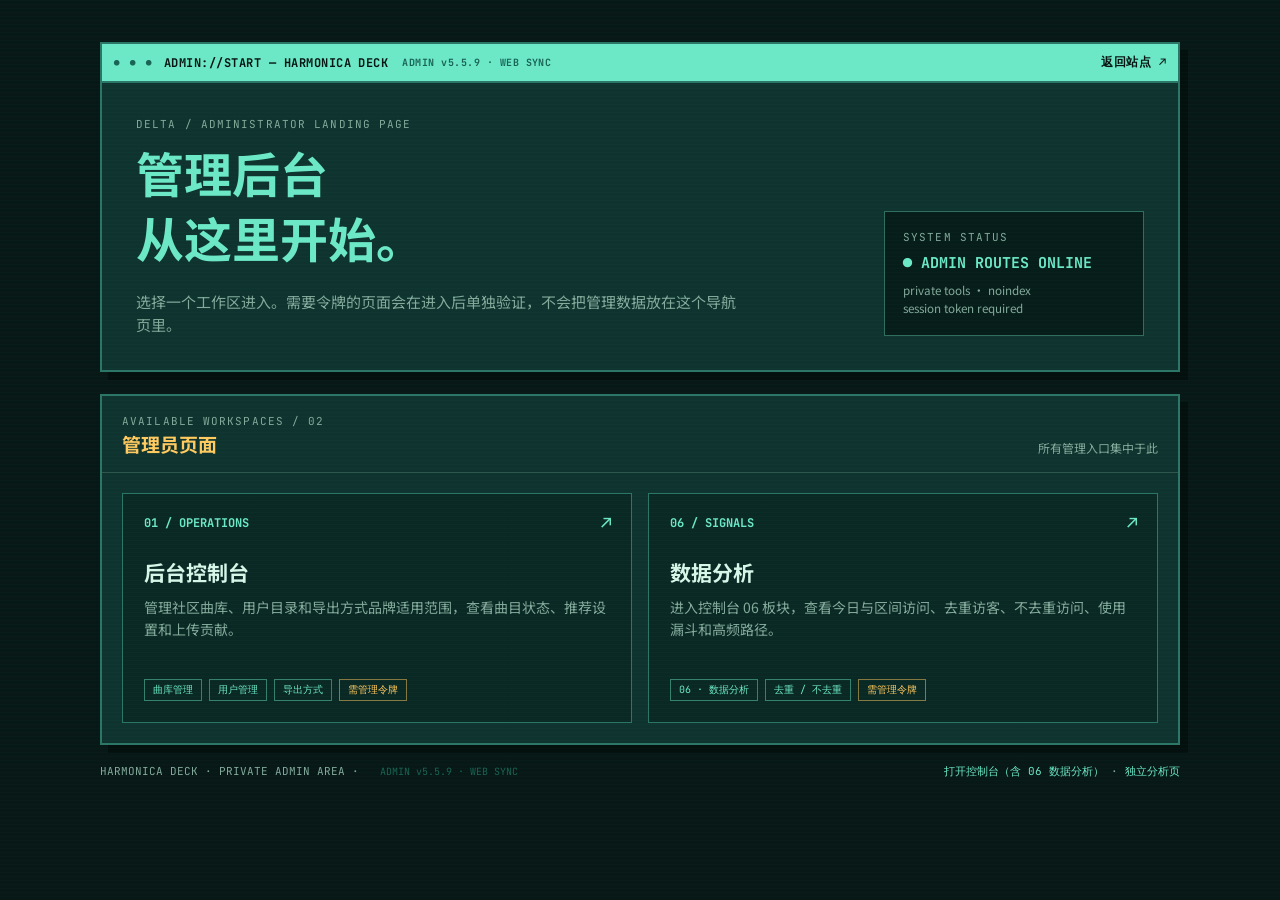
<file: admin/index.html>
<!doctype html>
<html lang="zh-CN">
  <head>
    <meta charset="UTF-8" />
    <meta name="viewport" content="width=device-width, initial-scale=1.0" />
    <meta name="robots" content="noindex, nofollow" />
    <meta name="theme-color" content="#071816" />
    <title>ADMIN://START · Harmonica Deck</title>
    <link rel="preconnect" href="https://fonts.googleapis.com" />
    <link rel="preconnect" href="https://fonts.gstatic.com" crossorigin />
    <link href="https://fonts.googleapis.com/css2?family=JetBrains+Mono:wght@400;600;700&family=Silkscreen:wght@400;700&family=Noto+Sans+SC:wght@400;500;700&display=swap" rel="stylesheet" />
    <style>
      :root { color-scheme: dark; --ink:#d6f6e8; --dim:#83aa9b; --paper:#071816; --panel:#103630; --line:#2b7667; --aqua:#6ce8c7; --amber:#ffca5f; --pink:#ff9e9e; --shadow:#03100d; }
      * { box-sizing: border-box; }
      body { margin:0; min-width:320px; color:var(--ink); background:var(--paper); font:14px/1.55 "Noto Sans SC",sans-serif; }
      body::before { content:""; position:fixed; inset:0; pointer-events:none; z-index:2; opacity:.15; background:repeating-linear-gradient(0deg,transparent 0 3px,rgba(99,228,196,.14) 3px 4px); }
      main { position:relative; z-index:1; width:min(1080px,calc(100% - 32px)); margin:42px auto 64px; }
      .window { border:2px solid var(--line); background:rgba(16,54,48,.94); box-shadow:8px 8px 0 var(--shadow); }
      .titlebar { display:flex; align-items:center; min-height:39px; padding:7px 12px; border-bottom:2px solid var(--line); color:#061512; background:var(--aqua); font:700 12px "JetBrains Mono",monospace; letter-spacing:.04em; }
      .titlebar::before { content:"● ● ●"; margin-right:10px; color:#196454; font-size:9px; letter-spacing:3px; }
      .titlebar a { margin-left:auto; color:#061512; text-decoration:none; }
      .admin-version { margin-left:14px; color:#196454; font-size:10px; white-space:nowrap; }
      .hero { display:grid; grid-template-columns:1fr 260px; gap:30px; padding:34px; }
      .eyebrow { color:var(--dim); font:11px "JetBrains Mono",monospace; letter-spacing:.1em; }
      h1,h2,h3 { margin:0; font-family:"Silkscreen","Noto Sans SC",sans-serif; line-height:1.35; }
      h1 { max-width:620px; margin-top:12px; color:var(--aqua); font-size:clamp(28px,5vw,48px); }
      .hero p { max-width:610px; margin:17px 0 0; color:var(--dim); font-size:15px; }
      .signal { align-self:end; padding:18px; border:1px solid rgba(108,232,199,.4); background:#071d19; }
      .signal strong { display:block; margin-top:9px; color:var(--aqua); font:700 15px "JetBrains Mono",monospace; }
      .signal small { display:block; margin-top:8px; color:var(--dim); }
      .directory { margin-top:22px; }
      .directory-head { display:flex; justify-content:space-between; align-items:end; gap:16px; padding:18px 20px 14px; border-bottom:1px solid rgba(122,168,151,.28); }
      .directory-head h2 { margin-top:4px; color:var(--amber); font-size:19px; }
      .directory-head p { margin:0; color:var(--dim); font-size:12px; }
      .cards { display:grid; grid-template-columns:repeat(2,1fr); gap:16px; padding:20px; }
      .card { position:relative; display:flex; flex-direction:column; min-height:230px; padding:21px; border:1px solid var(--line); background:#0b2924; text-decoration:none; color:var(--ink); transition:transform .18s ease, border-color .18s ease, background .18s ease; }
      .card::after { content:"↗"; position:absolute; top:17px; right:19px; color:var(--aqua); font:18px "JetBrains Mono",monospace; }
      .card:hover { transform:translate(-3px,-3px); border-color:var(--aqua); background:#123b34; }
      .card-index { color:var(--aqua); font:700 12px "JetBrains Mono",monospace; }
      .card h3 { margin-top:28px; font-size:21px; }
      .card p { margin:10px 0 0; color:var(--dim); }
      .card-foot { display:flex; flex-wrap:wrap; gap:7px; margin-top:auto; padding-top:22px; }
      .tag { display:inline-flex; align-items:center; min-height:22px; padding:0 8px; color:var(--aqua); border:1px solid rgba(108,232,199,.45); font:10px "JetBrains Mono",monospace; }
      .tag.amber { color:var(--amber); border-color:rgba(255,202,95,.5); }
      footer { display:flex; justify-content:space-between; gap:16px; margin-top:19px; color:var(--dim); font:11px "JetBrains Mono",monospace; }
      footer a { color:var(--aqua); text-decoration:none; }
      footer a:hover { text-decoration:underline; }
      @media (max-width:700px) { main { width:min(100% - 20px,1080px); margin-top:12px; } .hero { grid-template-columns:1fr; gap:22px; padding:23px; } .signal { align-self:stretch; } .cards { grid-template-columns:1fr; padding:12px; } .directory-head { align-items:start; flex-direction:column; padding:16px 13px 13px; } footer { flex-direction:column; } }
    </style>
  </head>
  <body>
    <main>
      <section class="window">
        <div class="titlebar">ADMIN://START — HARMONICA DECK <span class="admin-version" data-site-version>ADMIN v— · WEB SYNC</span><a href="../">返回站点 ↗</a></div>
        <div class="hero">
          <div>
            <div class="eyebrow">DELTA / ADMINISTRATOR LANDING PAGE</div>
            <h1>管理后台<br />从这里开始。</h1>
            <p>选择一个工作区进入。需要令牌的页面会在进入后单独验证，不会把管理数据放在这个导航页里。</p>
          </div>
          <div class="signal"><div class="eyebrow">SYSTEM STATUS</div><strong><span aria-hidden="true">●</span> ADMIN ROUTES ONLINE</strong><small>private tools · noindex<br />session token required</small></div>
        </div>
      </section>

      <section class="window directory">
        <div class="directory-head"><div><div class="eyebrow">AVAILABLE WORKSPACES / 02</div><h2>管理员页面</h2></div><p>所有管理入口集中于此</p></div>
        <div class="cards">
          <a class="card" href="./console.html"><span class="card-index">01 / OPERATIONS</span><h3>后台控制台</h3><p>管理社区曲库、用户目录和导出方式品牌适用范围，查看曲目状态、推荐设置和上传贡献。</p><div class="card-foot"><span class="tag">曲库管理</span><span class="tag">用户管理</span><span class="tag">导出方式</span><span class="tag amber">需管理令牌</span></div></a>
          <a class="card" href="./console.html"><span class="card-index">06 / SIGNALS</span><h3>数据分析</h3><p>进入控制台 06 板块，查看今日与区间访问、去重访客、不去重访问、使用漏斗和高频路径。</p><div class="card-foot"><span class="tag">06 · 数据分析</span><span class="tag">去重 / 不去重</span><span class="tag amber">需管理令牌</span></div></a>
        </div>
      </section>
      <footer><span>HARMONICA DECK · PRIVATE ADMIN AREA · <span class="admin-version" data-site-version>ADMIN v— · WEB SYNC</span></span><span><a href="./console.html">打开控制台（含 06 数据分析）</a> · <a href="./analytics.html">独立分析页</a></span></footer>
    </main>
    <script src="./admin.js"></script>
  </body>
</html>
</file>
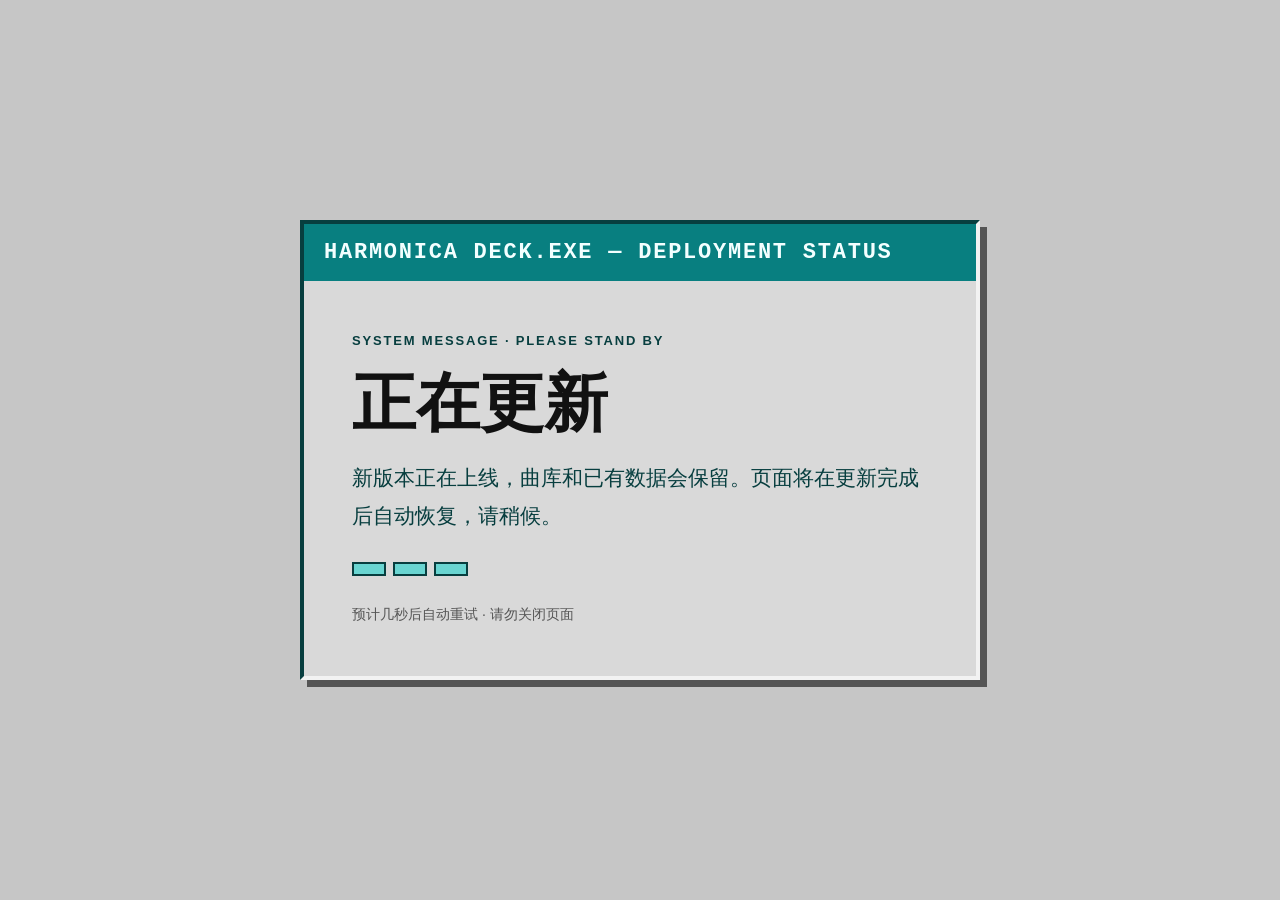
<file: maintenance.html>
<!doctype html>
<html lang="zh-CN">
<head>
  <meta charset="utf-8">
  <meta name="viewport" content="width=device-width, initial-scale=1">
  <meta http-equiv="refresh" content="8">
  <title>正在更新 · 三角洲口琴演奏家</title>
  <style>
    :root {
      color-scheme: light;
      font-family: "Courier New", "Noto Sans Mono", monospace;
      background: #c6c6c6;
      color: #073e3f;
    }
    * { box-sizing: border-box; }
    body {
      min-height: 100vh;
      margin: 0;
      display: grid;
      place-items: center;
      padding: 24px;
      background: #c6c6c6;
    }
    .window {
      width: min(680px, 100%);
      border: 4px solid #073e3f;
      border-right-color: #f2f2f2;
      border-bottom-color: #f2f2f2;
      background: #d9d9d9;
      box-shadow: 7px 7px 0 #555;
    }
    .titlebar {
      padding: 16px 20px;
      background: #087f80;
      color: #f3ffff;
      font-size: clamp(15px, 3vw, 22px);
      font-weight: 700;
      letter-spacing: .08em;
    }
    .content { padding: clamp(24px, 6vw, 48px); }
    .eyebrow {
      margin: 0 0 18px;
      font-size: 13px;
      font-weight: 700;
      letter-spacing: .14em;
    }
    h1 {
      margin: 0;
      color: #111;
      font-family: "Arial Black", "Noto Sans SC", sans-serif;
      font-size: clamp(34px, 8vw, 64px);
      line-height: 1;
    }
    p {
      margin: 24px 0 0;
      font-family: "Noto Sans SC", sans-serif;
      font-size: clamp(16px, 3vw, 21px);
      line-height: 1.8;
    }
    .status {
      display: flex;
      gap: 7px;
      margin-top: 28px;
    }
    .status span {
      width: 34px;
      height: 14px;
      border: 2px solid #073e3f;
      background: #69d5d1;
      animation: pulse 1.2s steps(2, end) infinite;
    }
    .status span:nth-child(2) { animation-delay: .2s; }
    .status span:nth-child(3) { animation-delay: .4s; }
    @keyframes pulse {
      0%, 100% { opacity: .35; }
      50% { opacity: 1; }
    }
    .note {
      margin-top: 26px;
      color: #555;
      font-family: "Noto Sans SC", sans-serif;
      font-size: 14px;
    }
    @media (prefers-reduced-motion: reduce) {
      .status span { animation: none; }
    }
  </style>
</head>
<body>
  <main class="window" role="status" aria-live="polite">
    <div class="titlebar">HARMONICA DECK.EXE — DEPLOYMENT STATUS</div>
    <div class="content">
      <p class="eyebrow">SYSTEM MESSAGE · PLEASE STAND BY</p>
      <h1>正在更新</h1>
      <p>新版本正在上线，曲库和已有数据会保留。页面将在更新完成后自动恢复，请稍候。</p>
      <div class="status" aria-label="正在更新">
        <span></span><span></span><span></span>
      </div>
      <p class="note">预计几秒后自动重试 · 请勿关闭页面</p>
    </div>
  </main>
</body>
</html>
</file>
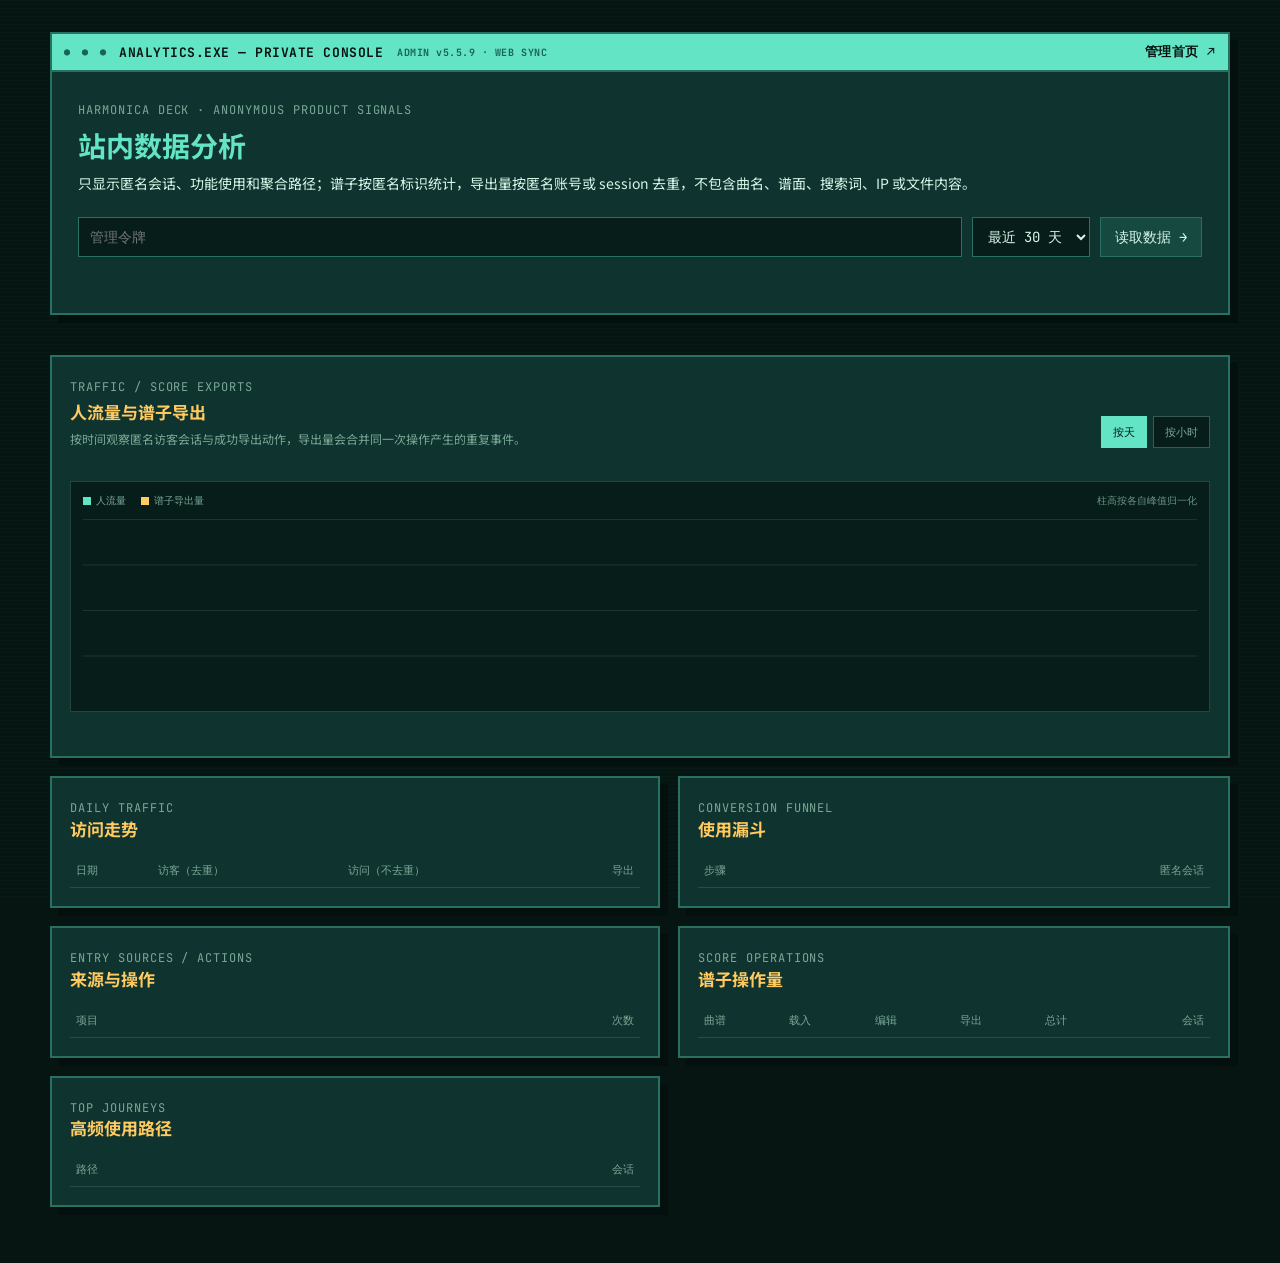
<file: admin/analytics.html>
<!doctype html>
<html lang="zh-CN">
  <head>
    <meta charset="UTF-8" />
    <meta name="viewport" content="width=device-width, initial-scale=1.0" />
    <meta name="robots" content="noindex, nofollow" />
    <meta name="theme-color" content="#071816" />
    <title>ANALYTICS.EXE · Harmonica Deck</title>
    <link rel="preconnect" href="https://fonts.googleapis.com" />
    <link rel="preconnect" href="https://fonts.gstatic.com" crossorigin />
    <link href="https://fonts.googleapis.com/css2?family=JetBrains+Mono:wght@400;700&family=Silkscreen:wght@400;700&family=Noto+Sans+SC:wght@400;500;700&display=swap" rel="stylesheet" />
    <style>
      :root { color-scheme: dark; --ink:#d6f6e8; --dim:#7aa897; --paper:#0b2420; --panel:#103630; --line:#2a7062; --aqua:#63e4c4; --amber:#ffca5f; --danger:#ff8f8f; }
      * { box-sizing:border-box; } body { margin:0; min-width:320px; color:var(--ink); background:#061512; font:14px/1.55 "Noto Sans SC", sans-serif; }
      body::before { content:""; position:fixed; inset:0; pointer-events:none; opacity:.18; background:repeating-linear-gradient(0deg,transparent 0 3px,rgba(99,228,196,.12) 3px 4px); }
      main { position:relative; width:min(1180px, calc(100% - 32px)); margin:32px auto 56px; }
      .window { border:2px solid var(--line); background:rgba(16,54,48,.94); box-shadow:8px 8px 0 #03100d; }
      .titlebar { display:flex; align-items:center; min-height:38px; padding:7px 12px; border-bottom:2px solid var(--line); color:#061512; background:var(--aqua); font:700 13px "JetBrains Mono", monospace; letter-spacing:.04em; }
      .titlebar::before { content:"● ● ●"; margin-right:10px; color:#196454; font-size:10px; letter-spacing:3px; }
      .admin-version { margin-left:14px; color:#196454; font-size:10px; white-space:nowrap; }
      .hero { padding:26px; } .eyebrow, .muted { color:var(--dim); font:12px "JetBrains Mono", monospace; letter-spacing:.08em; } h1,h2 { margin:0; font-family:"Silkscreen","Noto Sans SC",sans-serif; line-height:1.35; } h1 { margin-top:8px; font-size:28px; color:var(--aqua); } h2 { font-size:17px; } p { margin:8px 0 0; }
      form { display:flex; gap:10px; margin-top:22px; } input,select,button { color:var(--ink); border:1px solid var(--line); background:#071d19; font:14px "JetBrains Mono",monospace; } input,select { min-height:40px; padding:0 11px; } input { flex:1; min-width:0; } button { min-height:40px; padding:0 14px; cursor:pointer; background:#16493f; } button:hover { color:#071816; background:var(--aqua); } .error { min-height:22px; color:var(--danger); }
      #dashboard { display:grid; gap:18px; margin-top:22px; } .summary { display:grid; grid-template-columns:repeat(4,1fr); gap:12px; } .metric { position:relative; min-height:112px; padding:17px; } .metric b { display:block; margin-top:7px; color:var(--aqua); font:26px "Silkscreen",sans-serif; } .metric span { color:var(--dim); font:12px "JetBrains Mono",monospace; } .metric .metric-icon { position:absolute; top:15px; right:15px; color:var(--aqua); opacity:.72; }
      .trend { padding:18px; } .trend-head { display:flex; align-items:flex-end; justify-content:space-between; gap:18px; } .trend-head h2 { margin-top:4px; color:var(--amber); } .trend-head p { margin:6px 0 0; color:var(--dim); font-size:12px; } .trend-controls { display:flex; gap:6px; flex:0 0 auto; } .trend-controls button { min-height:32px; padding:0 11px; color:var(--dim); border-color:rgba(122,168,151,.44); background:#071d19; font-size:11px; } .trend-controls button:hover, .trend-controls button.active { color:#061512; border-color:var(--aqua); background:var(--aqua); }
      .trend-summary { display:grid; grid-template-columns:repeat(2,minmax(0,1fr)); gap:10px; margin-top:17px; } .trend-stat { display:flex; align-items:center; gap:11px; min-height:68px; padding:11px 13px; border:1px solid rgba(122,168,151,.34); background:#0b2924; } .trend-stat-icon { display:grid; width:35px; height:35px; flex:0 0 35px; place-items:center; color:#061512; background:var(--aqua); } .trend-stat.exports .trend-stat-icon { color:#241a05; background:var(--amber); } .trend-stat small { display:block; color:var(--dim); font:10px "JetBrains Mono",monospace; } .trend-stat strong { display:block; margin-top:3px; color:var(--ink); font:700 21px "Silkscreen",sans-serif; } .trend-stat em { margin-left:auto; color:var(--dim); font:10px "JetBrains Mono",monospace; font-style:normal; }
      .trend-plot-shell { margin-top:16px; padding:12px 12px 10px; border:1px solid rgba(122,168,151,.28); background:#071d19; } .plot-legend { display:flex; align-items:center; gap:15px; color:var(--dim); font:10px "JetBrains Mono",monospace; } .plot-legend span { display:inline-flex; align-items:center; gap:5px; } .plot-legend i { width:8px; height:8px; display:inline-block; background:var(--aqua); } .plot-legend .legend-exports i { background:var(--amber); } .plot-note { margin-left:auto; color:var(--dim); opacity:.85; } .trend-plot { display:grid; grid-template-columns:repeat(24,minmax(16px,1fr)); align-items:end; gap:5px; height:182px; margin-top:11px; padding:12px 4px 0; overflow-x:auto; background-image:linear-gradient(to bottom,rgba(122,168,151,.18) 1px,transparent 1px); background-size:100% 25%; } .trend-column { display:flex; min-width:0; height:100%; flex-direction:column; justify-content:flex-end; gap:5px; } .trend-bars { display:flex; align-items:flex-end; justify-content:center; gap:3px; height:calc(100% - 19px); } .trend-bar { display:block; width:calc(50% - 2px); min-height:2px; border:1px solid rgba(214,246,232,.38); background:var(--aqua); } .trend-bar.exports { border-color:rgba(255,202,95,.48); background:var(--amber); } .trend-label { overflow:hidden; color:var(--dim); font:9px "JetBrains Mono",monospace; text-align:center; text-overflow:ellipsis; white-space:nowrap; } .trend-foot { min-height:18px; margin-top:8px; color:var(--dim); font:10px "JetBrains Mono",monospace; }
      .grid { display:grid; grid-template-columns:1.05fr .95fr; gap:18px; } .section { padding:18px; } .section h2 { color:var(--amber); } table { width:100%; border-collapse:collapse; margin-top:13px; } th,td { padding:9px 6px; border-bottom:1px solid rgba(122,168,151,.24); text-align:left; } th { color:var(--dim); font:11px "JetBrains Mono",monospace; } td:last-child,th:last-child { text-align:right; } .bar { height:9px; margin-top:4px; overflow:hidden; background:#071d19; } .bar i { display:block; height:100%; background:var(--aqua); } .path { font-family:"JetBrains Mono",monospace; color:#c5eadb; font-size:12px; } .path small { display:block; margin-top:3px; color:var(--dim); font:10px/1.2 "JetBrains Mono",monospace; } .empty { color:var(--dim); padding:22px 0; }
      @media (max-width:760px) { main { width:min(100% - 20px,1180px); margin-top:10px; } .summary,.grid { grid-template-columns:1fr 1fr; } .grid .section { grid-column:span 2; } form { flex-wrap:wrap; } form input { flex-basis:100%; } h1 { font-size:21px; } .trend-head { align-items:flex-start; flex-direction:column; gap:12px; } .trend-controls { width:100%; } .trend-controls button { flex:1; } .plot-note { margin-left:0; } }
      @media (max-width:430px) { .summary,.trend-summary { grid-template-columns:1fr; } .trend { padding:14px; } .trend-stat em { font-size:9px; } }
    </style>
  </head>
  <body>
    <main>
      <section class="window">
        <div class="titlebar">ANALYTICS.EXE — PRIVATE CONSOLE <span class="admin-version" data-site-version>ADMIN v— · WEB SYNC</span><a href="./" style="margin-left:auto;color:#061512;text-decoration:none">管理首页 ↗</a></div>
        <div class="hero">
          <span class="eyebrow">HARMONICA DECK · ANONYMOUS PRODUCT SIGNALS</span>
          <h1>站内数据分析</h1>
          <p>只显示匿名会话、功能使用和聚合路径；谱子按匿名标识统计，导出量按匿名账号或 session 去重，不包含曲名、谱面、搜索词、IP 或文件内容。</p>
          <form id="accessForm">
            <input id="token" type="password" autocomplete="current-password" placeholder="管理令牌" aria-label="管理令牌" required />
            <select id="days" aria-label="统计区间"><option value="7">最近 7 天</option><option value="30" selected>最近 30 天</option><option value="90">最近 90 天</option></select>
            <button type="submit">读取数据 →</button>
          </form>
          <p class="error" id="error" role="alert"></p>
        </div>
      </section>
      <section id="dashboard" hidden>
        <div class="summary" id="summary"></div>
        <section class="window trend" aria-labelledby="trendTitle">
          <div class="trend-head"><div><span class="eyebrow">TRAFFIC / SCORE EXPORTS</span><h2 id="trendTitle">人流量与谱子导出</h2><p>按时间观察匿名访客会话与成功导出动作，导出量会合并同一次操作产生的重复事件。</p></div><div class="trend-controls" role="group" aria-label="趋势时间单位"><button class="active" type="button" data-granularity="day">按天</button><button type="button" data-granularity="hour">按小时</button></div></div>
          <div class="trend-summary" id="trendSummary"></div>
          <div class="trend-plot-shell"><div class="plot-legend"><span><i></i>人流量</span><span class="legend-exports"><i></i>谱子导出量</span><span class="plot-note">柱高按各自峰值归一化</span></div><div class="trend-plot" id="trendPlot" role="img" aria-label="人流量和谱子导出量趋势图"></div></div>
          <div class="trend-foot" id="trendFoot"></div>
        </section>
        <div class="grid">
          <section class="window section"><span class="eyebrow">DAILY TRAFFIC</span><h2>访问走势</h2><table><thead><tr><th>日期</th><th>访客（去重）</th><th>访问（不去重）</th><th>导出</th></tr></thead><tbody id="timeline"></tbody></table></section>
          <section class="window section"><span class="eyebrow">CONVERSION FUNNEL</span><h2>使用漏斗</h2><table><thead><tr><th>步骤</th><th>匿名会话</th></tr></thead><tbody id="funnel"></tbody></table></section>
          <section class="window section"><span class="eyebrow">ENTRY SOURCES / ACTIONS</span><h2>来源与操作</h2><table><thead><tr><th>项目</th><th>次数</th></tr></thead><tbody id="events"></tbody></table></section>
          <section class="window section"><span class="eyebrow">SCORE OPERATIONS</span><h2>谱子操作量</h2><table><thead><tr><th>曲谱</th><th>载入</th><th>编辑</th><th>导出</th><th>总计</th><th>会话</th></tr></thead><tbody id="scores"></tbody></table></section>
          <section class="window section"><span class="eyebrow">TOP JOURNEYS</span><h2>高频使用路径</h2><table><thead><tr><th>路径</th><th>会话</th></tr></thead><tbody id="paths"></tbody></table></section>
        </div>
      </section>
    </main>
    <script>
      const $ = (selector) => document.querySelector(selector);
      const labels = { page_view:"访问页面", directory_selected:"选择入口", library_search:"搜索曲库", song_loaded:"载入曲目", input_mode_selected:"切换输入模式", midi_import_opened:"打开 MIDI", midi_selection_applied:"生成 MIDI 谱", score_imported:"导入谱子", preview_started:"开始试听", macro_section_opened:"前往导出", export_mode_selected:"切换导出板块", score_downloaded:"下载谱子", community_upload_succeeded:"上传曲库", macro_downloaded:"下载宏", macro_exported:"完成宏导出", lua_copied:"复制 Lua", score_edit_opened:"打开编辑", score_edit_saved:"保存编辑", tour_started:"打开教程" };
      const icons = {
        users: '<svg width="22" height="22" viewBox="0 0 24 24" fill="none" stroke="currentColor" stroke-width="1.7" aria-hidden="true"><circle cx="9" cy="8" r="3"/><path d="M3.5 19c.6-3.1 2.4-4.7 5.5-4.7s4.9 1.6 5.5 4.7"/><path d="M16 5.7a3 3 0 0 1 0 5.8M17 14.4c1.9.5 3.1 2 3.5 4.6"/></svg>',
        export: '<svg width="22" height="22" viewBox="0 0 24 24" fill="none" stroke="currentColor" stroke-width="1.7" aria-hidden="true"><path d="M5 3.5h9l5 5V20.5H5z"/><path d="M14 3.5v5h5M12 11v6M9.5 14.5 12 17l2.5-2.5"/></svg>',
        sessions: '<svg width="20" height="20" viewBox="0 0 24 24" fill="none" stroke="currentColor" stroke-width="1.7" aria-hidden="true"><circle cx="12" cy="8" r="3"/><path d="M5 20c.7-4 3-6 7-6s6.3 2 7 6"/></svg>',
        page: '<svg width="20" height="20" viewBox="0 0 24 24" fill="none" stroke="currentColor" stroke-width="1.7" aria-hidden="true"><path d="M4 18V9M10 18V5M16 18v-7M22 18H2"/></svg>',
        events: '<svg width="20" height="20" viewBox="0 0 24 24" fill="none" stroke="currentColor" stroke-width="1.7" aria-hidden="true"><path d="M3 12h3l2-6 4 12 2-6h5"/></svg>',
        macro: '<svg width="20" height="20" viewBox="0 0 24 24" fill="none" stroke="currentColor" stroke-width="1.7" aria-hidden="true"><path d="M5 4h14v16H5zM8 8h8M8 12h5M8 16h7"/></svg>'
      };
      const number = new Intl.NumberFormat("zh-CN");
      let activeGranularity = "day";
      const escapeHtml = value => String(value ?? "").replace(/[&<>"']/g, character => ({ "&":"&amp;", "<":"&lt;", ">":"&gt;", '"':"&quot;", "'":"&#39;" }[character]));
      function rows(target, items, render, empty = "尚无数据", colspan = 3) { const node = $(target); node.innerHTML = items.length ? items.map(render).join("") : `<tr><td class="empty" colspan="${colspan}">${empty}</td></tr>`; }
      function renderTrend(report) {
        const hourly = activeGranularity === "hour";
        const items = hourly ? (report.hourlyTimeline || []) : (report.timeline || []);
        const trafficPeak = Math.max(1, ...items.map(item => item.sessions || 0));
        const exportPeak = Math.max(1, ...items.map(item => item.scoreExports || 0));
        const visitors = items.reduce((total, item) => total + (item.sessions || 0), 0);
        const exports = items.reduce((total, item) => total + (item.scoreExports || 0), 0);
        $("#trendSummary").innerHTML = `<div class="trend-stat"><span class="trend-stat-icon">${icons.users}</span><div><small>匿名访客会话</small><strong>${number.format(visitors)}</strong></div><em>峰值 ${number.format(trafficPeak)} / ${hourly ? "小时" : "天"}</em></div><div class="trend-stat exports"><span class="trend-stat-icon">${icons.export}</span><div><small>谱子导出量</small><strong>${number.format(exports)}</strong></div><em>峰值 ${number.format(exportPeak)} / ${hourly ? "小时" : "天"}</em></div>`;
        $("#trendPlot").style.gridTemplateColumns = `repeat(${Math.max(24, items.length)}, minmax(16px, 1fr))`;
        $("#trendPlot").innerHTML = items.map((item, index) => {
          const label = hourly ? item.hour.slice(11, 13) + ":00" : item.day.slice(5);
          const showLabel = hourly || items.length <= 14 || index % Math.ceil(items.length / 14) === 0 || index === items.length - 1;
          const visitorHeight = Math.max(2, (item.sessions || 0) / trafficPeak * 100);
          const exportHeight = Math.max(2, (item.scoreExports || 0) / exportPeak * 100);
          return `<div class="trend-column" title="${label} · ${number.format(item.sessions || 0)} 个访客会话 · ${number.format(item.scoreExports || 0)} 次谱子导出"><div class="trend-bars"><i class="trend-bar" style="height:${visitorHeight}%"></i><i class="trend-bar exports" style="height:${exportHeight}%"></i></div><span class="trend-label">${showLabel ? label : ""}</span></div>`;
        }).join("");
        $("#trendPlot").setAttribute("aria-label", `${hourly ? "最近 24 小时" : "统计区间内每天"}的人流量和谱子导出量趋势图`);
        $("#trendFoot").textContent = hourly ? "小时视图显示最近 24 个完整小时；每个柱组左侧为人流量，右侧为谱子导出量。" : `天视图显示当前选择的最近 ${report.rangeDays} 天；访客会话按天去重。`;
      }
      function render(report) {
        const summary = report.summary || {}, today = summary.today || {}, range = summary.range || {};
        const cards = [["今日访客（去重）",today.uniqueVisitors,icons.sessions],["今日访问（不去重）",today.pageViews,icons.page],[`近 ${report.rangeDays} 天访客（去重）`,range.uniqueVisitors,icons.sessions],[`近 ${report.rangeDays} 天访问（不去重）`,range.pageViews,icons.page]];
        $("#summary").innerHTML = cards.map(([name,value,icon]) => `<section class="window metric"><span>${name}</span><span class="metric-icon">${icon}</span><b>${number.format(value)}</b></section>`).join("");
        renderTrend(report);
        rows("#timeline", report.timeline.slice().reverse(), item => `<tr><td>${item.day.slice(5)}</td><td>${number.format(item.sessions)}</td><td>${number.format(item.pageViews)}</td><td>${number.format(item.scoreExports || 0)}</td></tr>`);
        const maxFunnel = Math.max(1,...report.funnel.map(item=>item.sessions));
        rows("#funnel", report.funnel, item => `<tr><td>${item.name}<div class="bar"><i style="width:${item.sessions / maxFunnel * 100}%"></i></div></td><td>${number.format(item.sessions)}</td></tr>`);
        const sourceRows = report.sources.map(item => ({name:`来源：${item.name}`,count:item.count}));
        rows("#events", [...sourceRows,...report.events.slice(0,10)].slice(0,14), item => `<tr><td>${labels[item.name] || item.name}</td><td>${number.format(item.count)}</td></tr>`);
        rows("#scores", report.scoreOperations || [], item => {
          const title = escapeHtml(item.scoreTitle || item.scoreId || "未命名曲谱");
          const artist = item.scoreArtist ? `<small>${escapeHtml(item.scoreArtist)}</small>` : "";
          return `<tr><td class="path">${title}${artist}</td><td>${number.format(item.loaded)}</td><td>${number.format(item.edits)}</td><td>${number.format(item.exports)}</td><td>${number.format(item.operations)}</td><td>${number.format(item.sessions)}</td></tr>`;
        }, "还没有谱子级操作数据", 6);
        rows("#paths", report.paths, item => `<tr><td class="path">${item.path}</td><td>${number.format(item.sessions)}</td></tr>`, "还没有形成两步以上的路径");
      }
      document.querySelectorAll("[data-granularity]").forEach(button => button.addEventListener("click", () => { activeGranularity = button.dataset.granularity; document.querySelectorAll("[data-granularity]").forEach(item => item.classList.toggle("active", item === button)); if (window.latestAnalyticsReport) renderTrend(window.latestAnalyticsReport); }));
      $("#accessForm").addEventListener("submit", async event => {
        event.preventDefault(); $("#error").textContent = "";
        const token = $("#token").value; const days = $("#days").value;
        try {
          const response = await fetch(`../api/admin/analytics?days=${encodeURIComponent(days)}`, { headers:{Authorization:`Bearer ${token}`,Accept:"application/json"}, cache:"no-store" });
          const body = await response.json().catch(()=>({}));
          if (!response.ok) throw new Error(body.error || "无法读取数据。");
          window.latestAnalyticsReport = body; render(body); $("#dashboard").hidden = false;
        } catch (error) { $("#dashboard").hidden = true; $("#error").textContent = error.message || "无法读取数据。"; }
      });
    </script>
    <script src="./admin.js"></script>
  </body>
</html>
</file>
